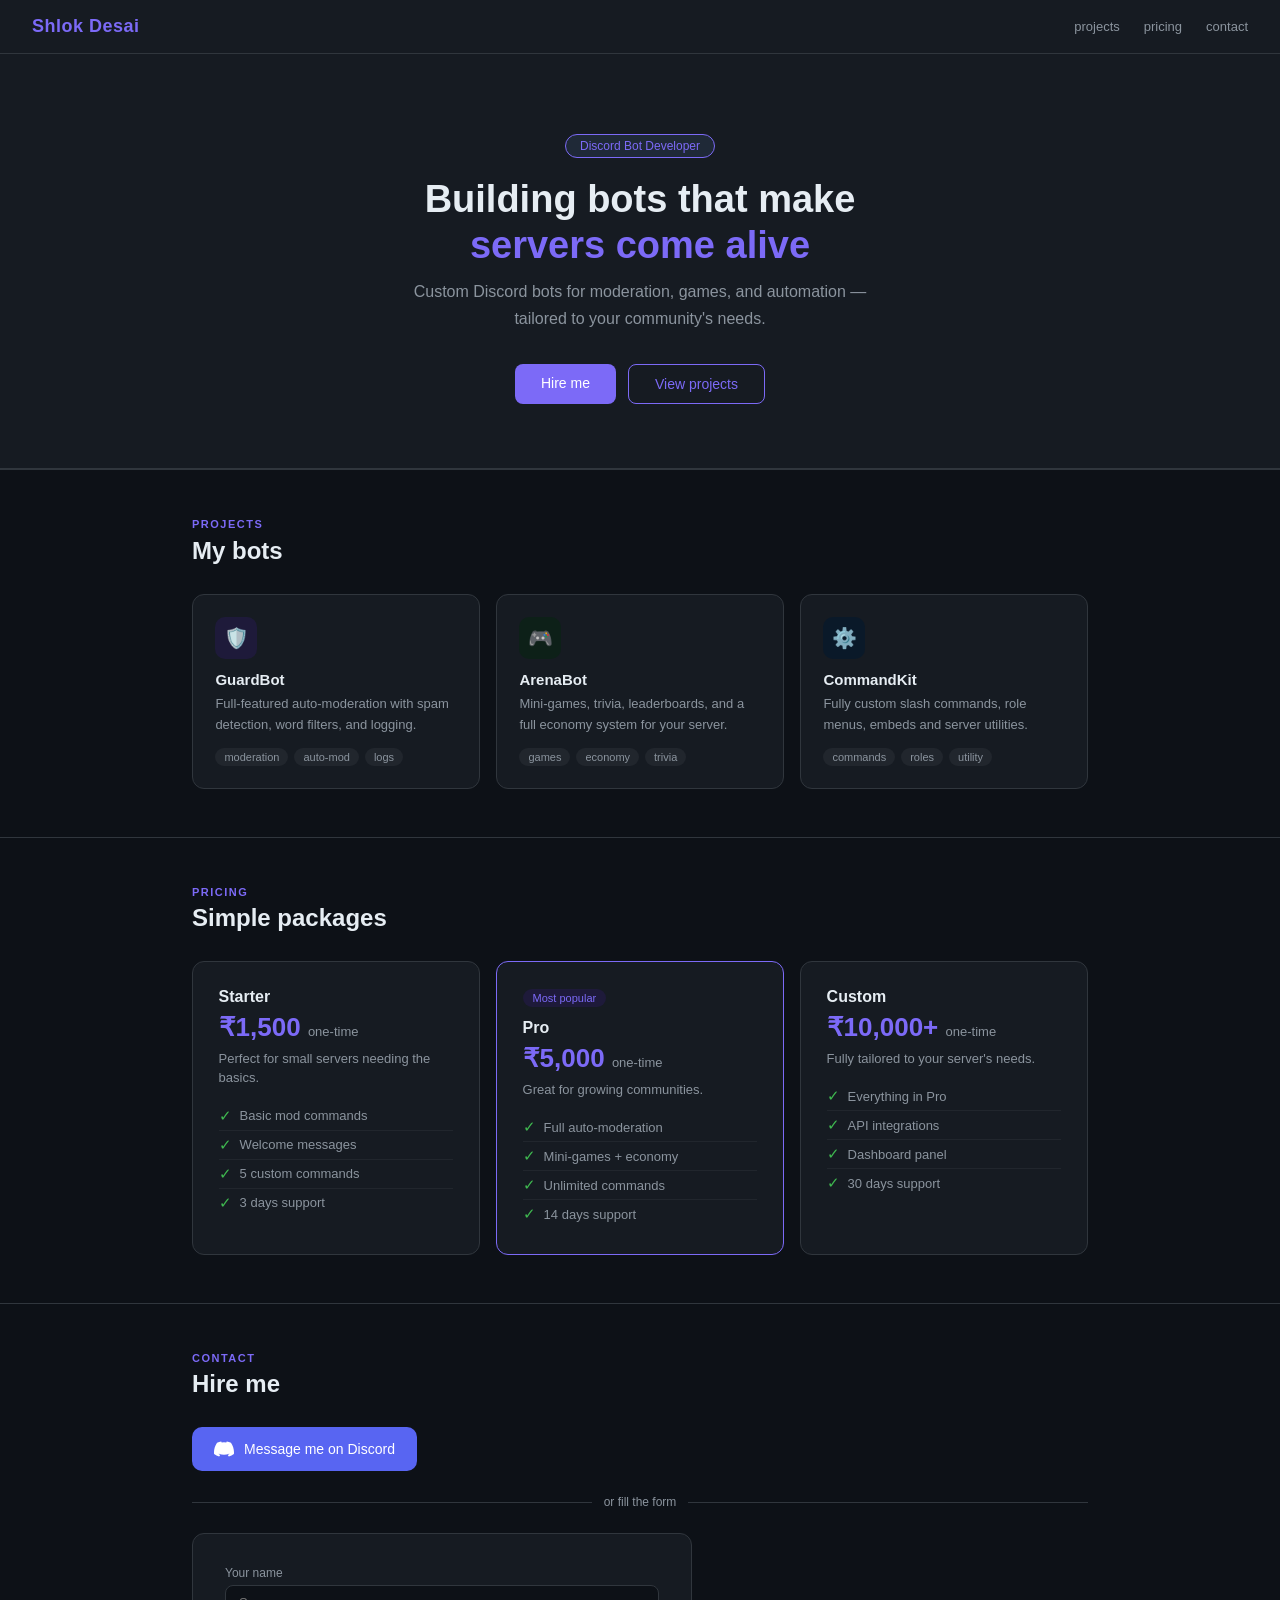
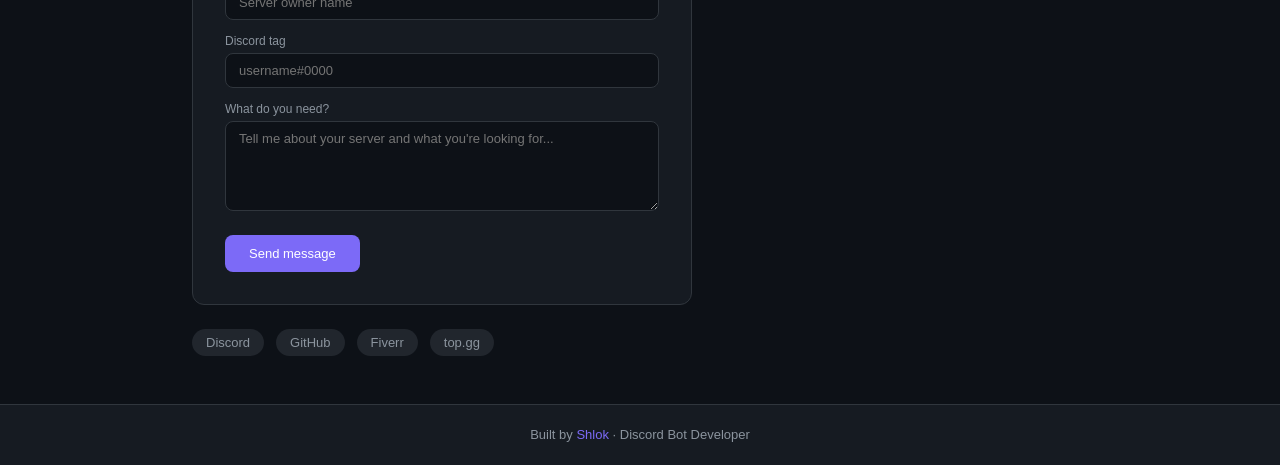
<file: index.html>
<!DOCTYPE html>
<html lang="en">
<head>
  <link rel="stylesheet" href="style.css">
  <meta charset="UTF-8" />
  <meta name="viewport" content="width=device-width, initial-scale=1.0" />
  <title>Shlok | Discord Bot Developer</title>
  <style>
    * { box-sizing: border-box; margin: 0; padding: 0; }
    body { font-family: 'Segoe UI', sans-serif; background: #0d1117; color: #e6edf3; }

    nav {
      display: flex; align-items: center; justify-content: space-between;
      padding: 1rem 2rem; background: #161b22;
      border-bottom: 0.5px solid #30363d;
      position: sticky; top: 0; z-index: 100;
    }
    .logo { font-size: 18px; font-weight: 600; color: #7c6af7; letter-spacing: 0.5px; }
    .nav-links { display: flex; gap: 1.5rem; }
    .nav-links a { font-size: 13px; color: #8b949e; text-decoration: none; cursor: pointer; transition: color 0.2s; }
    .nav-links a:hover { color: #e6edf3; }

    .hero {
      padding: 5rem 2rem 4rem; text-align: center;
      background: #161b22;
      border-bottom: 0.5px solid #30363d;
    }
    .hero-badge {
      display: inline-block; background: #1f2937; color: #7c6af7;
      font-size: 12px; padding: 4px 14px; border-radius: 20px;
      border: 0.5px solid #7c6af7; margin-bottom: 1.2rem;
    }
    .hero h1 { font-size: 38px; font-weight: 600; color: #e6edf3; margin-bottom: 0.6rem; line-height: 1.2; }
    .hero h1 span { color: #7c6af7; }
    .hero p { font-size: 16px; color: #8b949e; max-width: 500px; margin: 0 auto 2rem; line-height: 1.7; }
    .hero-btns { display: flex; gap: 12px; justify-content: center; flex-wrap: wrap; }
    .btn-primary {
      background: #7c6af7; color: #fff; border: none;
      padding: 11px 26px; border-radius: 8px; font-size: 14px;
      cursor: pointer; font-weight: 500; text-decoration: none;
    }
    .btn-primary:hover { background: #6a58e0; }
    .btn-outline {
      background: transparent; color: #7c6af7;
      border: 0.5px solid #7c6af7; padding: 11px 26px;
      border-radius: 8px; font-size: 14px; cursor: pointer;
      font-weight: 500; text-decoration: none;
    }
    .btn-outline:hover { background: #1e1a3a; }

    .section { padding: 3rem 2rem; max-width: 960px; margin: 0 auto; }
    .section-title {
      font-size: 11px; font-weight: 600; color: #7c6af7;
      text-transform: uppercase; letter-spacing: 1.5px; margin-bottom: 0.4rem;
    }
    .section-heading { font-size: 24px; font-weight: 600; color: #e6edf3; margin-bottom: 1.8rem; }
    .divider { border: none; border-top: 0.5px solid #30363d; }

    .bots-grid { display: grid; grid-template-columns: repeat(auto-fit, minmax(220px, 1fr)); gap: 16px; }
    .bot-card {
      background: #161b22; border: 0.5px solid #30363d;
      border-radius: 12px; padding: 1.4rem; transition: border-color 0.2s;
    }
    .bot-card:hover { border-color: #7c6af7; }
    .bot-icon {
      width: 42px; height: 42px; border-radius: 10px;
      display: flex; align-items: center; justify-content: center;
      font-size: 20px; margin-bottom: 12px;
    }
    .bot-icon.purple { background: #1e1a3a; }
    .bot-icon.green  { background: #0d2018; }
    .bot-icon.blue   { background: #0a1929; }
    .bot-name { font-size: 15px; font-weight: 600; color: #e6edf3; margin-bottom: 6px; }
    .bot-desc { font-size: 13px; color: #8b949e; line-height: 1.6; margin-bottom: 12px; }
    .bot-tags { display: flex; flex-wrap: wrap; gap: 6px; }
    .tag { font-size: 11px; background: #21262d; color: #8b949e; padding: 3px 9px; border-radius: 20px; }

    .pricing-grid { display: grid; grid-template-columns: repeat(auto-fit, minmax(200px, 1fr)); gap: 16px; }
    .plan-card {
      background: #161b22; border: 0.5px solid #30363d;
      border-radius: 12px; padding: 1.6rem;
    }
    .plan-card.featured { border: 1.5px solid #7c6af7; }
    .plan-badge {
      font-size: 11px; background: #1e1a3a; color: #7c6af7;
      padding: 3px 10px; border-radius: 20px;
      display: inline-block; margin-bottom: 12px;
    }
    .plan-name { font-size: 16px; font-weight: 600; color: #e6edf3; margin-bottom: 6px; }
    .plan-price { font-size: 26px; font-weight: 600; color: #7c6af7; margin-bottom: 6px; }
    .plan-price span { font-size: 13px; color: #8b949e; font-weight: 400; }
    .plan-desc { font-size: 13px; color: #8b949e; margin-bottom: 14px; line-height: 1.5; }
    .plan-features { list-style: none; }
    .plan-features li {
      font-size: 13px; color: #8b949e; padding: 5px 0;
      border-bottom: 0.5px solid #21262d;
      display: flex; align-items: center; gap: 8px;
    }
    .plan-features li:last-child { border: none; }
    .check { color: #3fb950; font-size: 15px; }

    .contact-card {
      background: #161b22; border: 0.5px solid #30363d;
      border-radius: 12px; padding: 2rem; max-width: 500px;
    }
    .contact-row { margin-bottom: 14px; }
    .contact-label { font-size: 12px; color: #8b949e; margin-bottom: 5px; }
    .contact-input {
      width: 100%; background: #0d1117; border: 0.5px solid #30363d;
      border-radius: 8px; padding: 9px 13px; font-size: 13px;
      color: #e6edf3; font-family: 'Segoe UI', sans-serif; outline: none;
    }
    .contact-input:focus { border-color: #7c6af7; }
    textarea.contact-input { resize: vertical; min-height: 90px; }
    .contact-btn {
      background: #7c6af7; color: #fff; border: none;
      padding: 11px 24px; border-radius: 8px; font-size: 13px;
      cursor: pointer; font-weight: 500; margin-top: 6px;
    }
    .contact-btn:hover { background: #6a58e0; }
    .contact-btn:disabled { opacity: 0.6; cursor: not-allowed; }

    .discord-cta {
      display: inline-flex; align-items: center; gap: 10px;
      background: #5865F2; color: #fff; text-decoration: none;
      padding: 12px 22px; border-radius: 10px; font-size: 14px;
      font-weight: 500; transition: background 0.2s;
    }
    .discord-cta:hover { background: #4752c4; }

    .socials { display: flex; gap: 12px; margin-top: 1.5rem; }
    .social-link {
      font-size: 13px; color: #8b949e; text-decoration: none;
      background: #21262d; padding: 6px 14px; border-radius: 20px;
      transition: color 0.2s, background 0.2s;
    }
    .social-link:hover { color: #7c6af7; background: #1e1a3a; }

    footer {
      background: #161b22; border-top: 0.5px solid #30363d;
      padding: 1.4rem 2rem; text-align: center;
    }
    footer p { font-size: 13px; color: #8b949e; }
    footer span { color: #7c6af7; }

    @media (max-width: 600px) {
      .hero h1 { font-size: 26px; }
      nav { padding: 1rem; }
      .nav-links { gap: 1rem; }
    }
  </style>
</head>
<body>

  <script src="script.js"></script>
  <nav>
    <div class="logo"> Shlok Desai </div>
    <div class="nav-links">
      <a href="#projects">projects</a>
      <a href="#pricing">pricing</a>
      <a href="#contact">contact</a>
    </div>
  </nav>

  <!-- Hero -->
  <section class="hero">
    <div class="hero-badge">Discord Bot Developer</div>
    <h1>Building bots that make<br><span>servers come alive</span></h1>
    <p>Custom Discord bots for moderation, games, and automation — tailored to your community's needs.</p>
    <div class="hero-btns">
      <a href="#contact" class="btn-primary">Hire me</a>
      <a href="#projects" class="btn-outline">View projects</a>
    </div>
  </section>

  <!-- Projects -->
  <hr class="divider" />
  <div class="section" id="projects">
    <div class="section-title">Projects</div>
    <div class="section-heading">My bots</div>
    <div class="bots-grid">

      <div class="bot-card">
        <div class="bot-icon purple">🛡️</div>
        <div class="bot-name">GuardBot</div>
        <div class="bot-desc">Full-featured auto-moderation with spam detection, word filters, and logging.</div>
        <div class="bot-tags">
          <span class="tag">moderation</span>
          <span class="tag">auto-mod</span>
          <span class="tag">logs</span>
        </div>
      </div>

      <div class="bot-card">
        <div class="bot-icon green">🎮</div>
        <div class="bot-name">ArenaBot</div>
        <div class="bot-desc">Mini-games, trivia, leaderboards, and a full economy system for your server.</div>
        <div class="bot-tags">
          <span class="tag">games</span>
          <span class="tag">economy</span>
          <span class="tag">trivia</span>
        </div>
      </div>

      <div class="bot-card">
        <div class="bot-icon blue">⚙️</div>
        <div class="bot-name">CommandKit</div>
        <div class="bot-desc">Fully custom slash commands, role menus, embeds and server utilities.</div>
        <div class="bot-tags">
          <span class="tag">commands</span>
          <span class="tag">roles</span>
          <span class="tag">utility</span>
        </div>
      </div>

    </div>
  </div>

  <!-- Pricing -->
  <hr class="divider" />
  <div class="section" id="pricing">
    <div class="section-title">Pricing</div>
    <div class="section-heading">Simple packages</div>
    <div class="pricing-grid">

      <div class="plan-card">
        <div class="plan-name">Starter</div>
        <div class="plan-price">₹1,500 <span>one-time</span></div>
        <div class="plan-desc">Perfect for small servers needing the basics.</div>
        <ul class="plan-features">
          <li><span class="check">✓</span> Basic mod commands</li>
          <li><span class="check">✓</span> Welcome messages</li>
          <li><span class="check">✓</span> 5 custom commands</li>
          <li><span class="check">✓</span> 3 days support</li>
        </ul>
      </div>

      <div class="plan-card featured">
        <div class="plan-badge">Most popular</div>
        <div class="plan-name">Pro</div>
        <div class="plan-price">₹5,000 <span>one-time</span></div>
        <div class="plan-desc">Great for growing communities.</div>
        <ul class="plan-features">
          <li><span class="check">✓</span> Full auto-moderation</li>
          <li><span class="check">✓</span> Mini-games + economy</li>
          <li><span class="check">✓</span> Unlimited commands</li>
          <li><span class="check">✓</span> 14 days support</li>
        </ul>
      </div>

      <div class="plan-card">
        <div class="plan-name">Custom</div>
        <div class="plan-price">₹10,000+ <span>one-time</span></div>
        <div class="plan-desc">Fully tailored to your server's needs.</div>
        <ul class="plan-features">
          <li><span class="check">✓</span> Everything in Pro</li>
          <li><span class="check">✓</span> API integrations</li>
          <li><span class="check">✓</span> Dashboard panel</li>
          <li><span class="check">✓</span> 30 days support</li>
        </ul>
      </div>

    </div>
  </div>

  <!-- Contact -->
  <hr class="divider" />
  <div class="section" id="contact">
    <div class="section-title">Contact</div>
    <div class="section-heading">Hire me</div>

    <!-- Discord quick contact -->
    <a href="https://discord.com/users/1343958597910134815" target="_blank" class="discord-cta">
      <svg width="20" height="20" viewBox="0 0 24 24" fill="currentColor"><path d="M20.317 4.37a19.791 19.791 0 0 0-4.885-1.515.074.074 0 0 0-.079.037c-.21.375-.444.864-.608 1.25a18.27 18.27 0 0 0-5.487 0 12.64 12.64 0 0 0-.617-1.25.077.077 0 0 0-.079-.037A19.736 19.736 0 0 0 3.677 4.37a.07.07 0 0 0-.032.027C.533 9.046-.32 13.58.099 18.057a.082.082 0 0 0 .031.057 19.9 19.9 0 0 0 5.993 3.03.078.078 0 0 0 .084-.028 14.09 14.09 0 0 0 1.226-1.994.076.076 0 0 0-.041-.106 13.107 13.107 0 0 1-1.872-.892.077.077 0 0 1-.008-.128 10.2 10.2 0 0 0 .372-.292.074.074 0 0 1 .077-.01c3.928 1.793 8.18 1.793 12.062 0a.074.074 0 0 1 .078.01c.12.098.246.198.373.292a.077.077 0 0 1-.006.127 12.299 12.299 0 0 1-1.873.892.077.077 0 0 0-.041.107c.36.698.772 1.362 1.225 1.993a.076.076 0 0 0 .084.028 19.839 19.839 0 0 0 6.002-3.03.077.077 0 0 0 .032-.054c.5-5.177-.838-9.674-3.549-13.66a.061.061 0 0 0-.031-.03z"/></svg>
      Message me on Discord
    </a>

    <div style="display:flex; align-items:center; gap:12px; margin: 1.5rem 0;">
      <div style="flex:1; height:0.5px; background:#30363d;"></div>
      <span style="font-size:12px; color:#8b949e;">or fill the form</span>
      <div style="flex:1; height:0.5px; background:#30363d;"></div>
    </div>

    <!-- Web3Forms integrated contact form -->
    <div class="contact-card">
      <form id="contact-form" action="https://api.web3forms.com/submit" method="POST">

        <!-- Replace with your Web3Forms access key from web3forms.com -->
        <input type="hidden" name="access_key" value="64341b72-99f3-4b23-ae0b-e0f6a6223812" />
        <input type="hidden" name="subject" value="New hire request from portfolio" />
        <input type="hidden" name="from_name" value="Portfolio Contact" />
        <input type="checkbox" name="botcheck" style="display:none;" />

        <div class="contact-row">
          <div class="contact-label">Your name</div>
          <input class="contact-input" type="text" name="name" placeholder="Server owner name" required />
        </div>
        <div class="contact-row">
          <div class="contact-label">Discord tag</div>
          <input class="contact-input" type="text" name="discord" placeholder="username#0000" required />
        </div>
        <div class="contact-row">
          <div class="contact-label">What do you need?</div>
          <textarea class="contact-input" name="message" placeholder="Tell me about your server and what you're looking for..." required></textarea>
        </div>
        <button type="submit" class="contact-btn" id="submit-btn">Send message</button>

        <!-- Success / error messages -->
        <div id="form-success" style="display:none; margin-top:12px; font-size:13px; color:#3fb950;">
          Message sent! I'll get back to you soon.
        </div>
        <div id="form-error" style="display:none; margin-top:12px; font-size:13px; color:#f85149;">
          Something went wrong. Please try again or message me on Discord.
        </div>
      </form>
    </div>

    <div class="socials">
      <a href="https://discord.com/users/1343958597910134815" target="_blank" class="social-link">Discord</a>
      <a href="https://github.com/YOUR_USERNAME" target="_blank" class="social-link">GitHub</a>
      <a href="https://fiverr.com/YOUR_USERNAME" target="_blank" class="social-link">Fiverr</a>
      <a href="https://top.gg/user/YOUR_USER_ID" target="_blank" class="social-link">top.gg</a>
    </div>
  </div>

  <footer>
    <p>Built by <span>Shlok </span>  · Discord Bot Developer</p>
  </footer>

  <script>
    const form = document.getElementById('contact-form');
    const submitBtn = document.getElementById('submit-btn');
    const successMsg = document.getElementById('form-success');
    const errorMsg = document.getElementById('form-error');

    form.addEventListener('submit', async (e) => {
      e.preventDefault();
      submitBtn.textContent = 'Sending...';
      submitBtn.disabled = true;

      const formData = new FormData(form);
      try {
        const res = await fetch('https://api.web3forms.com/submit', {
          method: 'POST',
          body: formData
        });
        const data = await res.json();
        if (data.success) {
          successMsg.style.display = 'block';
          errorMsg.style.display = 'none';
          form.reset();
          submitBtn.textContent = 'Sent!';
        } else {
          throw new Error('Failed');
        }
      } catch {
        errorMsg.style.display = 'block';
        successMsg.style.display = 'none';
        submitBtn.textContent = 'Send message';
        submitBtn.disabled = false;
      }
    });
  </script>

</body>
</html
</file>
<file: style.css>
* {
  box-sizing: border-box;
  margin: 0;
  padding: 0;
}

body {
  font-family: 'Segoe UI', sans-serif;
  background: #0d1117;
  color: #e6edf3;
  scroll-behavior: smooth;
}

/* ── Navbar ── */
nav {
  display: flex;
  align-items: center;
  justify-content: space-between;
  padding: 1rem 2rem;
  background: #161b22;
  border-bottom: 0.5px solid #30363d;
  position: sticky;
  top: 0;
  z-index: 100;
}

.logo {
  font-size: 18px;
  font-weight: 600;
  color: #7c6af7;
  letter-spacing: 0.5px;
}

.nav-links {
  display: flex;
  gap: 1.5rem;
}

.nav-links a {
  font-size: 13px;
  color: #8b949e;
  text-decoration: none;
  cursor: pointer;
  transition: color 0.2s;
}

.nav-links a:hover {
  color: #e6edf3;
}

/* ── Hero ── */
.hero {
  padding: 5rem 2rem 4rem;
  text-align: center;
  background: #161b22;
  border-bottom: 0.5px solid #30363d;
}

.hero-badge {
  display: inline-block;
  background: #1f2937;
  color: #7c6af7;
  font-size: 12px;
  padding: 4px 14px;
  border-radius: 20px;
  border: 0.5px solid #7c6af7;
  margin-bottom: 1.2rem;
}

.hero h1 {
  font-size: 38px;
  font-weight: 600;
  color: #e6edf3;
  margin-bottom: 0.6rem;
  line-height: 1.2;
}

.hero h1 span {
  color: #7c6af7;
}

.hero p {
  font-size: 16px;
  color: #8b949e;
  max-width: 500px;
  margin: 0 auto 2rem;
  line-height: 1.7;
}

.hero-btns {
  display: flex;
  gap: 12px;
  justify-content: center;
  flex-wrap: wrap;
}

.btn-primary {
  background: #7c6af7;
  color: #fff;
  border: none;
  padding: 11px 26px;
  border-radius: 8px;
  font-size: 14px;
  cursor: pointer;
  font-weight: 500;
  text-decoration: none;
  transition: background 0.2s;
}

.btn-primary:hover {
  background: #6a58e0;
}

.btn-outline {
  background: transparent;
  color: #7c6af7;
  border: 0.5px solid #7c6af7;
  padding: 11px 26px;
  border-radius: 8px;
  font-size: 14px;
  cursor: pointer;
  font-weight: 500;
  text-decoration: none;
  transition: background 0.2s;
}

.btn-outline:hover {
  background: #1e1a3a;
}

/* ── Sections ── */
.section {
  padding: 3rem 2rem;
  max-width: 960px;
  margin: 0 auto;
}

.section-title {
  font-size: 11px;
  font-weight: 600;
  color: #7c6af7;
  text-transform: uppercase;
  letter-spacing: 1.5px;
  margin-bottom: 0.4rem;
}

.section-heading {
  font-size: 24px;
  font-weight: 600;
  color: #e6edf3;
  margin-bottom: 1.8rem;
}

.divider {
  border: none;
  border-top: 0.5px solid #30363d;
}

/* ── Bot Cards ── */
.bots-grid {
  display: grid;
  grid-template-columns: repeat(auto-fit, minmax(220px, 1fr));
  gap: 16px;
}

.bot-card {
  background: #161b22;
  border: 0.5px solid #30363d;
  border-radius: 12px;
  padding: 1.4rem;
  transition: border-color 0.2s, transform 0.2s;
}

.bot-card:hover {
  border-color: #7c6af7;
  transform: translateY(-3px);
}

.bot-icon {
  width: 42px;
  height: 42px;
  border-radius: 10px;
  display: flex;
  align-items: center;
  justify-content: center;
  font-size: 20px;
  margin-bottom: 12px;
}

.bot-icon.purple { background: #1e1a3a; }
.bot-icon.green  { background: #0d2018; }
.bot-icon.blue   { background: #0a1929; }

.bot-name {
  font-size: 15px;
  font-weight: 600;
  color: #e6edf3;
  margin-bottom: 6px;
}

.bot-desc {
  font-size: 13px;
  color: #8b949e;
  line-height: 1.6;
  margin-bottom: 12px;
}

.bot-tags {
  display: flex;
  flex-wrap: wrap;
  gap: 6px;
}

.tag {
  font-size: 11px;
  background: #21262d;
  color: #8b949e;
  padding: 3px 9px;
  border-radius: 20px;
}

/* ── Pricing ── */
.pricing-grid {
  display: grid;
  grid-template-columns: repeat(auto-fit, minmax(200px, 1fr));
  gap: 16px;
}

.plan-card {
  background: #161b22;
  border: 0.5px solid #30363d;
  border-radius: 12px;
  padding: 1.6rem;
  transition: transform 0.2s;
}

.plan-card:hover {
  transform: translateY(-3px);
}

.plan-card.featured {
  border: 1.5px solid #7c6af7;
}

.plan-badge {
  font-size: 11px;
  background: #1e1a3a;
  color: #7c6af7;
  padding: 3px 10px;
  border-radius: 20px;
  display: inline-block;
  margin-bottom: 12px;
}

.plan-name {
  font-size: 16px;
  font-weight: 600;
  color: #e6edf3;
  margin-bottom: 6px;
}

.plan-price {
  font-size: 26px;
  font-weight: 600;
  color: #7c6af7;
  margin-bottom: 6px;
}

.plan-price span {
  font-size: 13px;
  color: #8b949e;
  font-weight: 400;
}

.plan-desc {
  font-size: 13px;
  color: #8b949e;
  margin-bottom: 14px;
  line-height: 1.5;
}

.plan-features {
  list-style: none;
}

.plan-features li {
  font-size: 13px;
  color: #8b949e;
  padding: 5px 0;
  border-bottom: 0.5px solid #21262d;
  display: flex;
  align-items: center;
  gap: 8px;
}

.plan-features li:last-child {
  border: none;
}

.check {
  color: #3fb950;
  font-size: 15px;
}

/* ── Contact ── */
.contact-card {
  background: #161b22;
  border: 0.5px solid #30363d;
  border-radius: 12px;
  padding: 2rem;
  max-width: 500px;
}

.contact-row {
  margin-bottom: 14px;
}

.contact-label {
  font-size: 12px;
  color: #8b949e;
  margin-bottom: 5px;
}

.contact-input {
  width: 100%;
  background: #0d1117;
  border: 0.5px solid #30363d;
  border-radius: 8px;
  padding: 9px 13px;
  font-size: 13px;
  color: #e6edf3;
  font-family: 'Segoe UI', sans-serif;
  outline: none;
  transition: border-color 0.2s;
}

.contact-input:focus {
  border-color: #7c6af7;
}

textarea.contact-input {
  resize: vertical;
  min-height: 90px;
}

.contact-btn {
  background: #7c6af7;
  color: #fff;
  border: none;
  padding: 11px 24px;
  border-radius: 8px;
  font-size: 13px;
  cursor: pointer;
  font-weight: 500;
  margin-top: 6px;
  transition: background 0.2s;
}

.contact-btn:hover {
  background: #6a58e0;
}

/* ── Toast Notification ── */
.toast {
  position: fixed;
  bottom: 2rem;
  right: 2rem;
  background: #1e1a3a;
  color: #7c6af7;
  border: 0.5px solid #7c6af7;
  padding: 12px 20px;
  border-radius: 10px;
  font-size: 13px;
  opacity: 0;
  transform: translateY(10px);
  transition: opacity 0.3s, transform 0.3s;
  pointer-events: none;
  z-index: 999;
}

.toast.show {
  opacity: 1;
  transform: translateY(0);
}

/* ── Socials ── */
.socials {
  display: flex;
  gap: 12px;
  margin-top: 1.5rem;
  flex-wrap: wrap;
}

.social-link {
  font-size: 13px;
  color: #8b949e;
  text-decoration: none;
  background: #21262d;
  padding: 6px 14px;
  border-radius: 20px;
  transition: color 0.2s, background 0.2s;
}

.social-link:hover {
  color: #7c6af7;
  background: #1e1a3a;
}

/* ── Footer ── */
footer {
  background: #161b22;
  border-top: 0.5px solid #30363d;
  padding: 1.4rem 2rem;
  text-align: center;
}

footer p {
  font-size: 13px;
  color: #8b949e;
}

footer span {
  color: #7c6af7;
}

/* ── Responsive ── */
@media (max-width: 600px) {
  .hero h1 { font-size: 26px; }
  nav { padding: 1rem; }
  .nav-links { gap: 1rem; }
  .section { padding: 2rem 1rem; }
}
</file>
